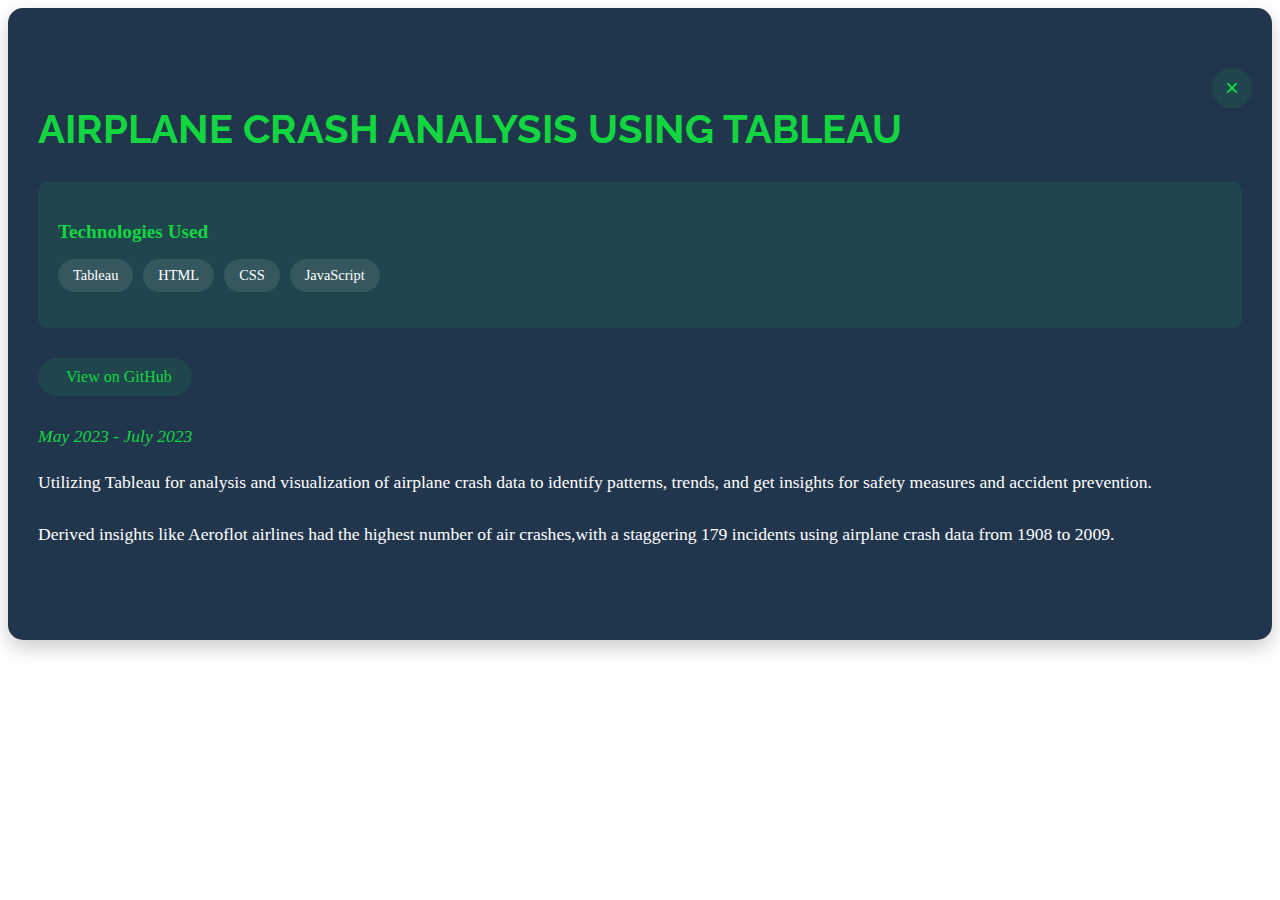
<file: projects/AIRPLANE CRASH ANALYSIS USING TABLEAU.html>
<!DOCTYPE html>
<html lang="en">
<head>
  <meta charset="utf-8">
  <meta content="width=device-width, initial-scale=1.0" name="viewport">
  <title>Project Details</title>
  <link href="https://fonts.googleapis.com/css?family=Open+Sans:300,300i,400,400i,600,600i,700,700i|Raleway:300,300i,400,400i,500,500i,600,600i,700,700i|Poppins:300,300i,400,400i,500,500i,600,600i,700,700i" rel="stylesheet">
  
  <style>
    .portfolio-details {
      padding: 40px 0;
      background: rgba(9, 32, 58, 0.9);
      border-radius: 15px;
      box-shadow: 0 8px 20px rgba(0, 0, 0, 0.2);
    }

    .portfolio-info {
      padding: 30px;
      position: relative;
    }

    .close-button {
      position: absolute;
      top: 20px;
      right: 20px;
      background: rgba(18, 214, 64, 0.1);
      border: none;
      width: 40px;
      height: 40px;
      border-radius: 50%;
      color: #12d640;
      font-size: 24px;
      cursor: pointer;
      display: flex;
      align-items: center;
      justify-content: center;
      transition: all 0.3s ease;
    }

    .close-button:hover {
      background: #12d640;
      color: #fff;
      transform: rotate(90deg);
    }

    .project-title {
      color: #12d640;
      font-size: 2.5rem;
      margin-bottom: 30px;
      font-weight: 700;
      font-family: "Raleway", sans-serif;
    }

    .tech-stack {
      background: rgba(18, 214, 64, 0.1);
      padding: 20px;
      border-radius: 10px;
      margin-bottom: 30px;
    }

    .tech-stack h3 {
      color: #12d640;
      margin-bottom: 15px;
      font-size: 1.2rem;
    }

    .tech-list {
      display: flex;
      flex-wrap: wrap;
      gap: 10px;
      list-style: none;
      padding: 0;
    }

    .tech-item {
      background: rgba(255, 255, 255, 0.1);
      padding: 8px 15px;
      border-radius: 20px;
      color: #fff;
      font-size: 0.9rem;
    }

    .project-links {
      margin-bottom: 30px;
    }

    .project-links a {
      display: inline-flex;
      align-items: center;
      gap: 8px;
      padding: 10px 20px;
      background: rgba(18, 214, 64, 0.1);
      color: #12d640;
      text-decoration: none;
      border-radius: 25px;
      margin-right: 15px;
      transition: all 0.3s ease;
    }

    .project-links a:hover {
      background: #12d640;
      color: #fff;
      transform: translateY(-2px);
    }

    .project-description {
      color: #fff;
      line-height: 1.8;
      font-size: 1.1rem;
    }

    .project-description p {
      margin-bottom: 20px;
    }

    .timeline {
      color: #12d640;
      font-style: italic;
      margin-bottom: 20px;
      font-size: 1.1rem;
    }

    @media (max-width: 768px) {
      .portfolio-info {
        padding: 20px;
      }
      
      .project-title {
        font-size: 2rem;
        padding-right: 40px;
      }
      
      .project-links a {
        margin-bottom: 10px;
      }
    }
  </style>
</head>
<body>
  <main id="main">
    <div class="portfolio-details">
      <div class="container">
        <div class="row">
          <div class="col-lg-12 portfolio-info">
            <button class="close-button" onclick="window.location.href='../#portfolio'">&times;</button>
            
            <h1 class="project-title">AIRPLANE CRASH ANALYSIS USING TABLEAU</h1>
            
            <div class="tech-stack">
              <h3>Technologies Used</h3> 
              <ul class="tech-list">
                <li class="tech-item">Tableau</li>
                <li class="tech-item">HTML</li>
                <li class="tech-item">CSS</li>
                <li class="tech-item">JavaScript</li>
              </ul>
            </div>

            <div class="project-links">
              <a href="https://github.com/KishanKonreddy/Data-Analytics-Project" target="_blank">
                <i class="bx bxl-github"></i> View on GitHub
              </a>
            </div>

            <div class="timeline">
              May 2023 - July 2023
            </div>

            <div class="project-description">
              <p>Utilizing Tableau for analysis and visualization of airplane crash data to identify
                patterns, trends, and get insights for safety measures and accident prevention.</p>
              
              <p>Derived insights like Aeroflot airlines had the highest number of air
                crashes,with a staggering 179 incidents using airplane crash data from 1908 to
                2009.</p>
            </div>
          </div>
        </div>
      </div>
    </div>
  </main>
</body>
</html>
</file>
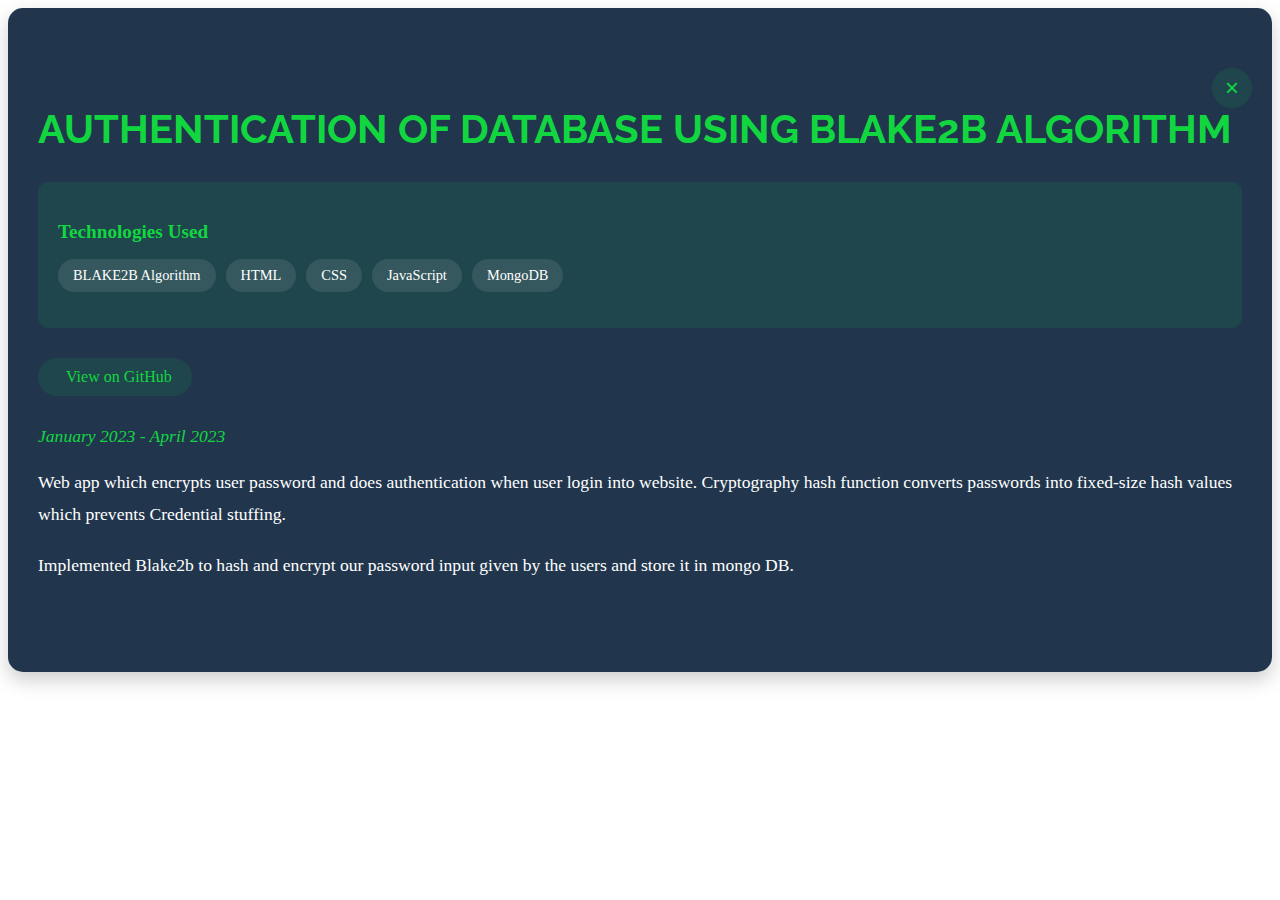
<file: projects/AUTHENTICATION-OF-DATABASE-USING-BLAKE2B-ALGORITHM.html>
<!DOCTYPE html>
<html lang="en">
<head>
  <meta charset="utf-8">
  <meta content="width=device-width, initial-scale=1.0" name="viewport">
  <title>Project Details</title>
  <link href="https://fonts.googleapis.com/css?family=Open+Sans:300,300i,400,400i,600,600i,700,700i|Raleway:300,300i,400,400i,500,500i,600,600i,700,700i|Poppins:300,300i,400,400i,500,500i,600,600i,700,700i" rel="stylesheet">
  
  <style>
    .portfolio-details {
      padding: 40px 0;
      background: rgba(9, 32, 58, 0.9);
      border-radius: 15px;
      box-shadow: 0 8px 20px rgba(0, 0, 0, 0.2);
    }

    .portfolio-info {
      padding: 30px;
      position: relative;
    }

    .close-button {
      position: absolute;
      top: 20px;
      right: 20px;
      background: rgba(18, 214, 64, 0.1);
      border: none;
      width: 40px;
      height: 40px;
      border-radius: 50%;
      color: #12d640;
      font-size: 24px;
      cursor: pointer;
      display: flex;
      align-items: center;
      justify-content: center;
      transition: all 0.3s ease;
    }

    .close-button:hover {
      background: #12d640;
      color: #fff;
      transform: rotate(90deg);
    }

    .project-title {
      color: #12d640;
      font-size: 2.5rem;
      margin-bottom: 30px;
      font-weight: 700;
      font-family: "Raleway", sans-serif;
    }

    .tech-stack {
      background: rgba(18, 214, 64, 0.1);
      padding: 20px;
      border-radius: 10px;
      margin-bottom: 30px;
    }

    .tech-stack h3 {
      color: #12d640;
      margin-bottom: 15px;
      font-size: 1.2rem;
    }

    .tech-list {
      display: flex;
      flex-wrap: wrap;
      gap: 10px;
      list-style: none;
      padding: 0;
    }

    .tech-item {
      background: rgba(255, 255, 255, 0.1);
      padding: 8px 15px;
      border-radius: 20px;
      color: #fff;
      font-size: 0.9rem;
    }

    .project-links {
      margin-bottom: 30px;
    }

    .project-links a {
      display: inline-flex;
      align-items: center;
      gap: 8px;
      padding: 10px 20px;
      background: rgba(18, 214, 64, 0.1);
      color: #12d640;
      text-decoration: none;
      border-radius: 25px;
      margin-right: 15px;
      transition: all 0.3s ease;
    }

    .project-links a:hover {
      background: #12d640;
      color: #fff;
      transform: translateY(-2px);
    }

    .project-description {
      color: #fff;
      line-height: 1.8;
      font-size: 1.1rem;
    }

    .project-description p {
      margin-bottom: 20px;
    }

    .timeline {
      color: #12d640;
      font-style: italic;
      margin-bottom: 20px;
      font-size: 1.1rem;
    }

    @media (max-width: 768px) {
      .portfolio-info {
        padding: 20px;
      }
      
      .project-title {
        font-size: 2rem;
        padding-right: 40px;
      }
      
      .project-links a {
        margin-bottom: 10px;
      }
    }
  </style>
</head>
<body>
  <main id="main">
    <div class="portfolio-details">
      <div class="container">
        <div class="row">
          <div class="col-lg-12 portfolio-info">
            <button class="close-button" onclick="window.location.href='../#portfolio'">&times;</button>
            
            <h1 class="project-title">AUTHENTICATION OF DATABASE USING BLAKE2B ALGORITHM</h1>
            
            <div class="tech-stack">
              <h3>Technologies Used</h3> 
              <ul class="tech-list">
                <li class="tech-item">BLAKE2B Algorithm</li>
                <li class="tech-item">HTML</li>
                <li class="tech-item">CSS</li>
                <li class="tech-item">JavaScript</li>
                <li class="tech-item">MongoDB</li>
              </ul>
            </div>

            <div class="project-links">
              <a href="https://github.com/KishanKonreddy/AUTHENTICATION-OF-DATABASE-USING-BLAKE2B-ALGORITHM" target="_blank">
                <i class="bx bxl-github"></i> View on GitHub
              </a>
            </div>

            <div class="timeline">
              January 2023 - April 2023
            </div>

            <div class="project-description">
              <p>Web app which encrypts user password and does authentication when user
                login into website. Cryptography hash function converts passwords into
                fixed-size hash values which prevents Credential stuffing.</p>
              
              <p>Implemented Blake2b to hash and encrypt our password input given by the
                users and store it in mongo DB.</p>
            </div>
          </div>
        </div>
      </div>
    </div>
  </main>
</body>
</html>
</file>
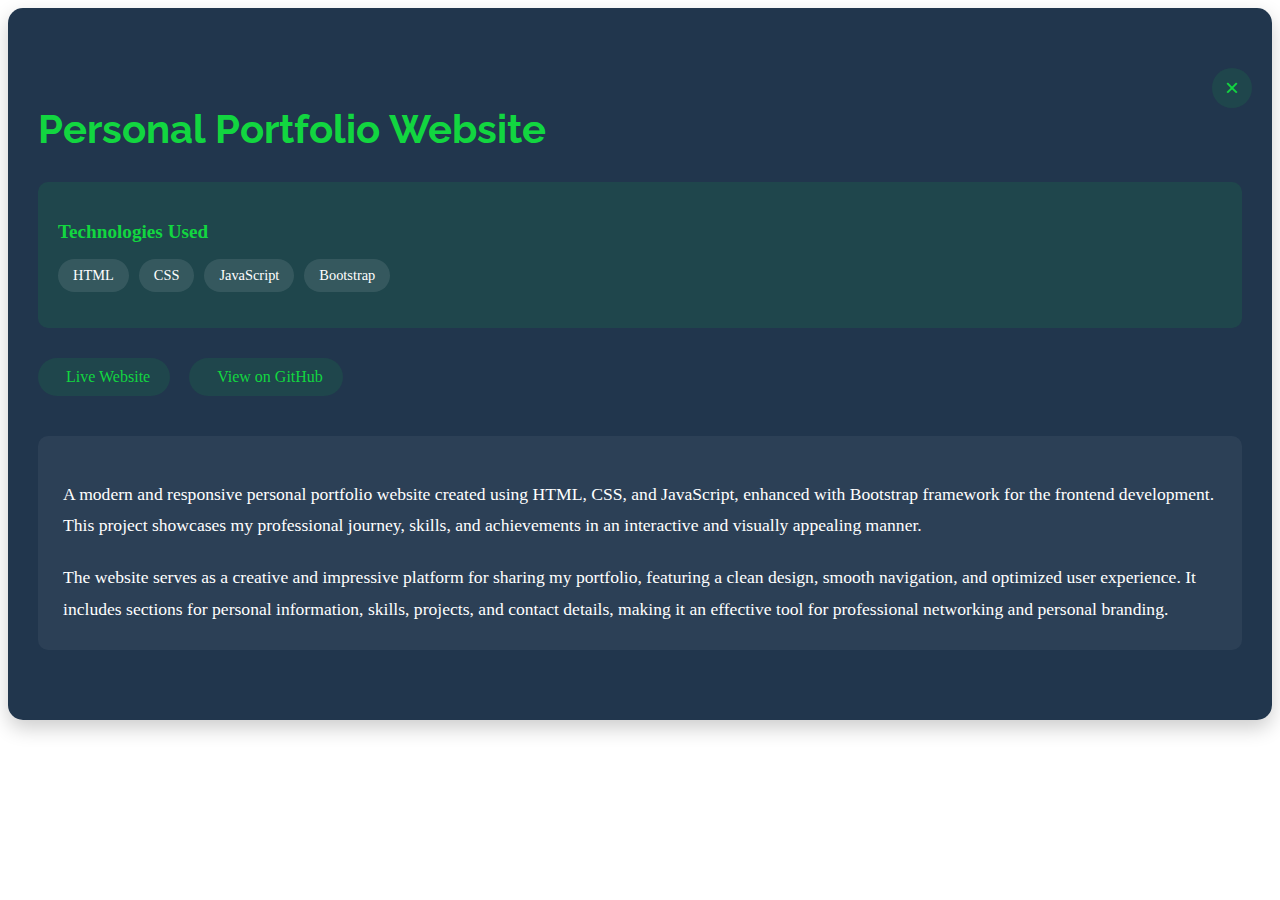
<file: projects/blog.html>
<!DOCTYPE html>
<html lang="en">
<head>
  <meta charset="utf-8">
  <meta content="width=device-width, initial-scale=1.0" name="viewport">
  <title>Portfolio Project Details</title>
  <link href="https://fonts.googleapis.com/css?family=Open+Sans:300,300i,400,400i,600,600i,700,700i|Raleway:300,300i,400,400i,500,500i,600,600i,700,700i|Poppins:300,300i,400,400i,500,500i,600,600i,700,700i" rel="stylesheet">
  <style>
    .portfolio-details {
      padding: 40px 0;
      background: rgba(9, 32, 58, 0.9);
      border-radius: 15px;
      box-shadow: 0 8px 20px rgba(0, 0, 0, 0.2);
    }

    .portfolio-info {
      padding: 30px;
      position: relative;
    }

    .close-button {
      position: absolute;
      top: 20px;
      right: 20px;
      background: rgba(18, 214, 64, 0.1);
      border: none;
      width: 40px;
      height: 40px;
      border-radius: 50%;
      color: #12d640;
      font-size: 24px;
      cursor: pointer;
      display: flex;
      align-items: center;
      justify-content: center;
      transition: all 0.3s ease;
    }

    .close-button:hover {
      background: #12d640;
      color: #fff;
      transform: rotate(90deg);
    }

    .project-title {
      color: #12d640;
      font-size: 2.5rem;
      margin-bottom: 30px;
      font-weight: 700;
      font-family: "Raleway", sans-serif;
    }

    .tech-stack {
      background: rgba(18, 214, 64, 0.1);
      padding: 20px;
      border-radius: 10px;
      margin-bottom: 30px;
    }

    .tech-stack h3 {
      color: #12d640;
      margin-bottom: 15px;
      font-size: 1.2rem;
    }

    .tech-list {
      display: flex;
      flex-wrap: wrap;
      gap: 10px;
      list-style: none;
      padding: 0;
    }

    .tech-item {
      background: rgba(255, 255, 255, 0.1);
      padding: 8px 15px;
      border-radius: 20px;
      color: #fff;
      font-size: 0.9rem;
    }

    .project-links {
      margin-bottom: 30px;
    }

    .project-links a {
      display: inline-flex;
      align-items: center;
      gap: 8px;
      padding: 10px 20px;
      background: rgba(18, 214, 64, 0.1);
      color: #12d640;
      text-decoration: none;
      border-radius: 25px;
      margin-right: 15px;
      margin-bottom: 10px;
      transition: all 0.3s ease;
    }

    .project-links a:hover {
      background: #12d640;
      color: #fff;
      transform: translateY(-2px);
    }

    .project-description {
      color: #fff;
      line-height: 1.8;
      font-size: 1.1rem;
      background: rgba(255, 255, 255, 0.05);
      padding: 25px;
      border-radius: 10px;
    }

    .project-description p {
      margin-bottom: 20px;
    }

    .project-description p:last-child {
      margin-bottom: 0;
    }

    @media (max-width: 768px) {
      .portfolio-info {
        padding: 20px;
      }
      
      .project-title {
        font-size: 2rem;
        padding-right: 40px;
      }
      
      .project-links {
        display: flex;
        flex-direction: column;
      }
      
      .project-links a {
        width: fit-content;
      }
    }
  </style>
</head>
<body>
  <main id="main">
    <div class="portfolio-details">
      <div class="container">
        <div class="row">
          <div class="col-lg-12 portfolio-info">
            <button class="close-button" onclick="window.location.href='../#portfolio'">&times;</button>
            
            <h1 class="project-title">Personal Portfolio Website</h1>
            
            <div class="tech-stack">
              <h3>Technologies Used</h3>
              <ul class="tech-list">
                <li class="tech-item">HTML</li>
                <li class="tech-item">CSS</li>
                <li class="tech-item">JavaScript</li>
                <li class="tech-item">Bootstrap</li>
              </ul>
            </div>

            <div class="project-links">
              <a href="https://kishankonreddy.github.io/portfolio/" target="_blank">
                <i class="bx bx-link"></i> Live Website
              </a>
              <a href="https://github.com/KISHAN5511/KishanReddy.github.io" target="_blank">
                <i class="bx bxl-github"></i> View on GitHub
              </a>
            </div>

            <div class="project-description">
              <p>A modern and responsive personal portfolio website created using HTML, CSS, and JavaScript, enhanced with Bootstrap framework for the frontend development. This project showcases my professional journey, skills, and achievements in an interactive and visually appealing manner.</p>
              
              <p>The website serves as a creative and impressive platform for sharing my portfolio, featuring a clean design, smooth navigation, and optimized user experience. It includes sections for personal information, skills, projects, and contact details, making it an effective tool for professional networking and personal branding.</p>
            </div>
          </div>
        </div>
      </div>
    </div>
  </main>
</body>
</html>
</file>
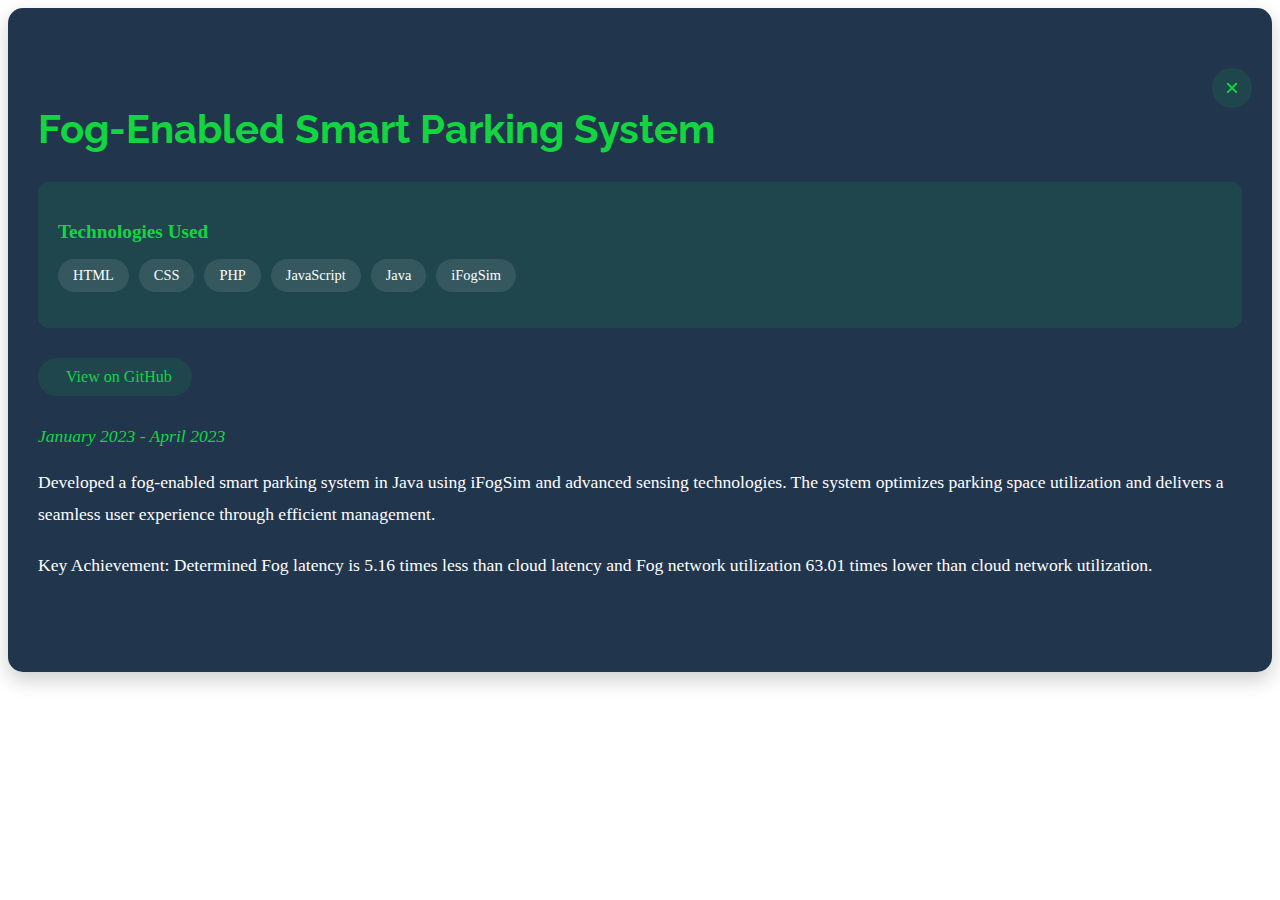
<file: projects/Fog-Enabled Smart Parking System.html>
<!DOCTYPE html>
<html lang="en">
<head>
  <meta charset="utf-8">
  <meta content="width=device-width, initial-scale=1.0" name="viewport">
  <title>Project Details</title>
  <link href="https://fonts.googleapis.com/css?family=Open+Sans:300,300i,400,400i,600,600i,700,700i|Raleway:300,300i,400,400i,500,500i,600,600i,700,700i|Poppins:300,300i,400,400i,500,500i,600,600i,700,700i" rel="stylesheet">
  
  <style>
    .portfolio-details {
      padding: 40px 0;
      background: rgba(9, 32, 58, 0.9);
      border-radius: 15px;
      box-shadow: 0 8px 20px rgba(0, 0, 0, 0.2);
    }

    .portfolio-info {
      padding: 30px;
      position: relative;
    }

    .close-button {
      position: absolute;
      top: 20px;
      right: 20px;
      background: rgba(18, 214, 64, 0.1);
      border: none;
      width: 40px;
      height: 40px;
      border-radius: 50%;
      color: #12d640;
      font-size: 24px;
      cursor: pointer;
      display: flex;
      align-items: center;
      justify-content: center;
      transition: all 0.3s ease;
    }

    .close-button:hover {
      background: #12d640;
      color: #fff;
      transform: rotate(90deg);
    }

    .project-title {
      color: #12d640;
      font-size: 2.5rem;
      margin-bottom: 30px;
      font-weight: 700;
      font-family: "Raleway", sans-serif;
    }

    .tech-stack {
      background: rgba(18, 214, 64, 0.1);
      padding: 20px;
      border-radius: 10px;
      margin-bottom: 30px;
    }

    .tech-stack h3 {
      color: #12d640;
      margin-bottom: 15px;
      font-size: 1.2rem;
    }

    .tech-list {
      display: flex;
      flex-wrap: wrap;
      gap: 10px;
      list-style: none;
      padding: 0;
    }

    .tech-item {
      background: rgba(255, 255, 255, 0.1);
      padding: 8px 15px;
      border-radius: 20px;
      color: #fff;
      font-size: 0.9rem;
    }

    .project-links {
      margin-bottom: 30px;
    }

    .project-links a {
      display: inline-flex;
      align-items: center;
      gap: 8px;
      padding: 10px 20px;
      background: rgba(18, 214, 64, 0.1);
      color: #12d640;
      text-decoration: none;
      border-radius: 25px;
      margin-right: 15px;
      transition: all 0.3s ease;
    }

    .project-links a:hover {
      background: #12d640;
      color: #fff;
      transform: translateY(-2px);
    }

    .project-description {
      color: #fff;
      line-height: 1.8;
      font-size: 1.1rem;
    }

    .project-description p {
      margin-bottom: 20px;
    }

    .timeline {
      color: #12d640;
      font-style: italic;
      margin-bottom: 20px;
      font-size: 1.1rem;
    }

    @media (max-width: 768px) {
      .portfolio-info {
        padding: 20px;
      }
      
      .project-title {
        font-size: 2rem;
        padding-right: 40px;
      }
      
      .project-links a {
        margin-bottom: 10px;
      }
    }
  </style>
</head>
<body>
  <main id="main">
    <div class="portfolio-details">
      <div class="container">
        <div class="row">
          <div class="col-lg-12 portfolio-info">
            <button class="close-button" onclick="window.location.href='../#portfolio'">&times;</button>
            
            <h1 class="project-title">Fog-Enabled Smart Parking System</h1>
            
            <div class="tech-stack">
              <h3>Technologies Used</h3>
              <ul class="tech-list">
                <li class="tech-item">HTML</li>
                <li class="tech-item">CSS</li>
                <li class="tech-item">PHP</li>
                <li class="tech-item">JavaScript</li>
                <li class="tech-item">Java</li>
                <li class="tech-item">iFogSim</li>
              </ul>
            </div>

            <div class="project-links">
              <a href="https://github.com/KISHAN5511/Fog-enabled-Smart-Parking-System" target="_blank">
                <i class="bx bxl-github"></i> View on GitHub
              </a>
            </div>

            <div class="timeline">
              January 2023 - April 2023
            </div>

            <div class="project-description">
              <p>Developed a fog-enabled smart parking system in Java using iFogSim and advanced sensing technologies. The
                system optimizes parking space utilization and delivers a seamless user experience through efficient management.</p>
              
              <p>Key Achievement: Determined Fog latency is 5.16 times less than cloud latency and Fog network utilization 63.01 times lower than
                cloud network utilization.</p>
            </div>
          </div>
        </div>
      </div>
    </div>
  </main>
</body>
</html>
</file>
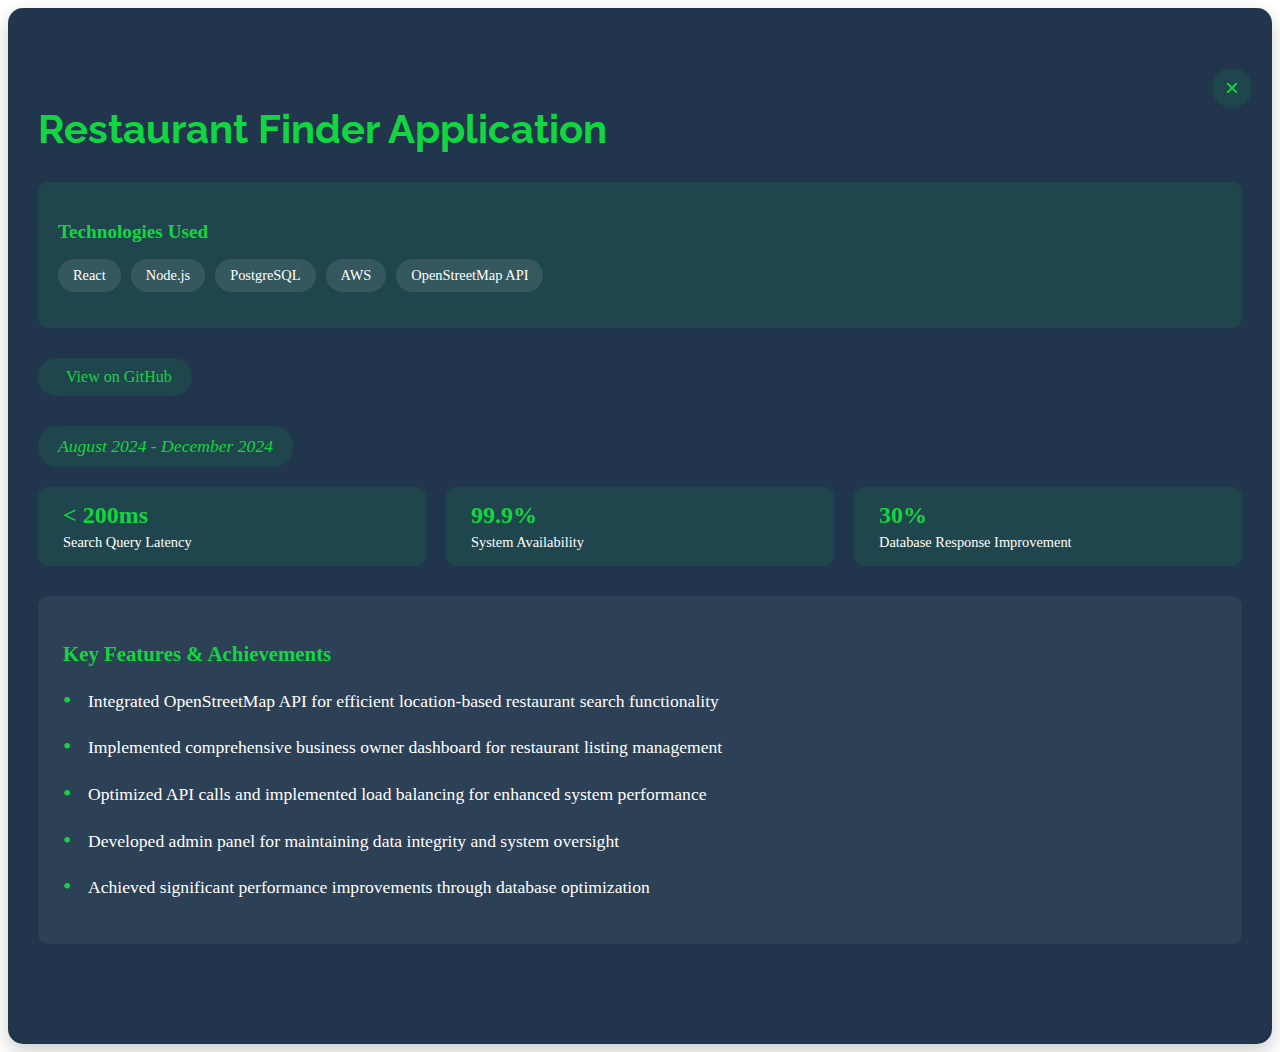
<file: projects/Restaurant Finder Application.html>
<!DOCTYPE html>
<html lang="en">
<head>
  <meta charset="utf-8">
  <meta content="width=device-width, initial-scale=1.0" name="viewport">
  <title>Restaurant Finder Project Details</title>
  <link href="https://fonts.googleapis.com/css?family=Open+Sans:300,300i,400,400i,600,600i,700,700i|Raleway:300,300i,400,400i,500,500i,600,600i,700,700i|Poppins:300,300i,400,400i,500,500i,600,600i,700,700i" rel="stylesheet">
  <script>
    function closeProject() {
      // Store target section in sessionStorage
      sessionStorage.setItem('targetSection', 'portfolio');
      // Direct navigation to portfolio section
      window.location.replace('../index.html#portfolio');
    }
    </script>
  <style>
    .portfolio-details {
      padding: 40px 0;
      background: rgba(9, 32, 58, 0.9);
      border-radius: 15px;
      box-shadow: 0 8px 20px rgba(0, 0, 0, 0.2);
    }

    .portfolio-info {
      padding: 30px;
      position: relative;
    }

    .close-button {
      position: absolute;
      top: 20px;
      right: 20px;
      background: rgba(18, 214, 64, 0.1);
      border: none;
      width: 40px;
      height: 40px;
      border-radius: 50%;
      color: #12d640;
      font-size: 24px;
      cursor: pointer;
      display: flex;
      align-items: center;
      justify-content: center;
      transition: all 0.3s ease;
    }

    .close-button:hover {
      background: #12d640;
      color: #fff;
      transform: rotate(90deg);
    }

    .project-title {
      color: #12d640;
      font-size: 2.5rem;
      margin-bottom: 30px;
      font-weight: 700;
      font-family: "Raleway", sans-serif;
    }

    .tech-stack {
      background: rgba(18, 214, 64, 0.1);
      padding: 20px;
      border-radius: 10px;
      margin-bottom: 30px;
    }

    .tech-stack h3 {
      color: #12d640;
      margin-bottom: 15px;
      font-size: 1.2rem;
    }

    .tech-list {
      display: flex;
      flex-wrap: wrap;
      gap: 10px;
      list-style: none;
      padding: 0;
    }

    .tech-item {
      background: rgba(255, 255, 255, 0.1);
      padding: 8px 15px;
      border-radius: 20px;
      color: #fff;
      font-size: 0.9rem;
    }

    .project-links {
      margin-bottom: 30px;
    }

    .project-links a {
      display: inline-flex;
      align-items: center;
      gap: 8px;
      padding: 10px 20px;
      background: rgba(18, 214, 64, 0.1);
      color: #12d640;
      text-decoration: none;
      border-radius: 25px;
      margin-right: 15px;
      transition: all 0.3s ease;
    }

    .project-links a:hover {
      background: #12d640;
      color: #fff;
      transform: translateY(-2px);
    }

    .timeline {
      color: #12d640;
      font-style: italic;
      margin-bottom: 20px;
      font-size: 1.1rem;
      padding: 10px 20px;
      background: rgba(18, 214, 64, 0.1);
      border-radius: 20px;
      display: inline-block;
    }

    .key-features {
      margin: 30px 0;
      background: rgba(255, 255, 255, 0.05);
      padding: 25px;
      border-radius: 10px;
    }

    .key-features h3 {
      color: #12d640;
      margin-bottom: 20px;
      font-size: 1.3rem;
    }

    .feature-item {
      color: #fff;
      margin-bottom: 15px;
      font-size: 1.1rem;
      line-height: 1.8;
      position: relative;
      padding-left: 25px;
    }

    .feature-item:before {
      content: "•";
      color: #12d640;
      position: absolute;
      left: 0;
      font-size: 1.5rem;
      line-height: 1.2;
    }

    .metrics {
      display: flex;
      flex-wrap: wrap;
      gap: 20px;
      margin-bottom: 30px;
    }

    .metric-item {
      background: rgba(18, 214, 64, 0.1);
      padding: 15px 25px;
      border-radius: 10px;
      flex: 1;
      min-width: 200px;
    }

    .metric-value {
      color: #12d640;
      font-size: 1.5rem;
      font-weight: 700;
      margin-bottom: 5px;
    }

    .metric-label {
      color: #fff;
      font-size: 0.9rem;
    }

    @media (max-width: 768px) {
      .portfolio-info {
        padding: 20px;
      }
      
      .project-title {
        font-size: 2rem;
        padding-right: 40px;
      }
      
      .metrics {
        flex-direction: column;
      }
      
      .metric-item {
        width: 100%;
      }
    }
  </style>
</head>
<body>
  <main id="main">
    <div class="portfolio-details">
      <div class="container">
        <div class="row">
          <div class="col-lg-12 portfolio-info">
            <button class="close-button" onclick="closeProject()">&times;</button>
            
            <h1 class="project-title">Restaurant Finder Application</h1>
            
            <div class="tech-stack">
              <h3>Technologies Used</h3>
              <ul class="tech-list">
                <li class="tech-item">React</li>
                <li class="tech-item">Node.js</li>
                <li class="tech-item">PostgreSQL</li>
                <li class="tech-item">AWS</li>
                <li class="tech-item">OpenStreetMap API</li>
              </ul>
            </div>

            <div class="project-links">
              <a href="https://github.com/KISHAN5511/Restaurant-Finder-Application" target="_blank">
                <i class="bx bxl-github"></i> View on GitHub
              </a>
            </div>

            <div class="timeline">
              August 2024 - December 2024
            </div>

            <div class="metrics">
              <div class="metric-item">
                <div class="metric-value">&lt; 200ms</div>
                <div class="metric-label">Search Query Latency</div>
              </div>
              <div class="metric-item">
                <div class="metric-value">99.9%</div>
                <div class="metric-label">System Availability</div>
              </div>
              <div class="metric-item">
                <div class="metric-value">30%</div>
                <div class="metric-label">Database Response Improvement</div>
              </div>
            </div>

            <div class="key-features">
              <h3>Key Features & Achievements</h3>
              <div class="feature-item">
                Integrated OpenStreetMap API for efficient location-based restaurant search functionality
              </div>
              <div class="feature-item">
                Implemented comprehensive business owner dashboard for restaurant listing management
              </div>
              <div class="feature-item">
                Optimized API calls and implemented load balancing for enhanced system performance
              </div>
              <div class="feature-item">
                Developed admin panel for maintaining data integrity and system oversight
              </div>
              <div class="feature-item">
                Achieved significant performance improvements through database optimization
              </div>
            </div>
          </div>
        </div>
      </div>
    </div>
  </main>
</body>
</html>
</file>
